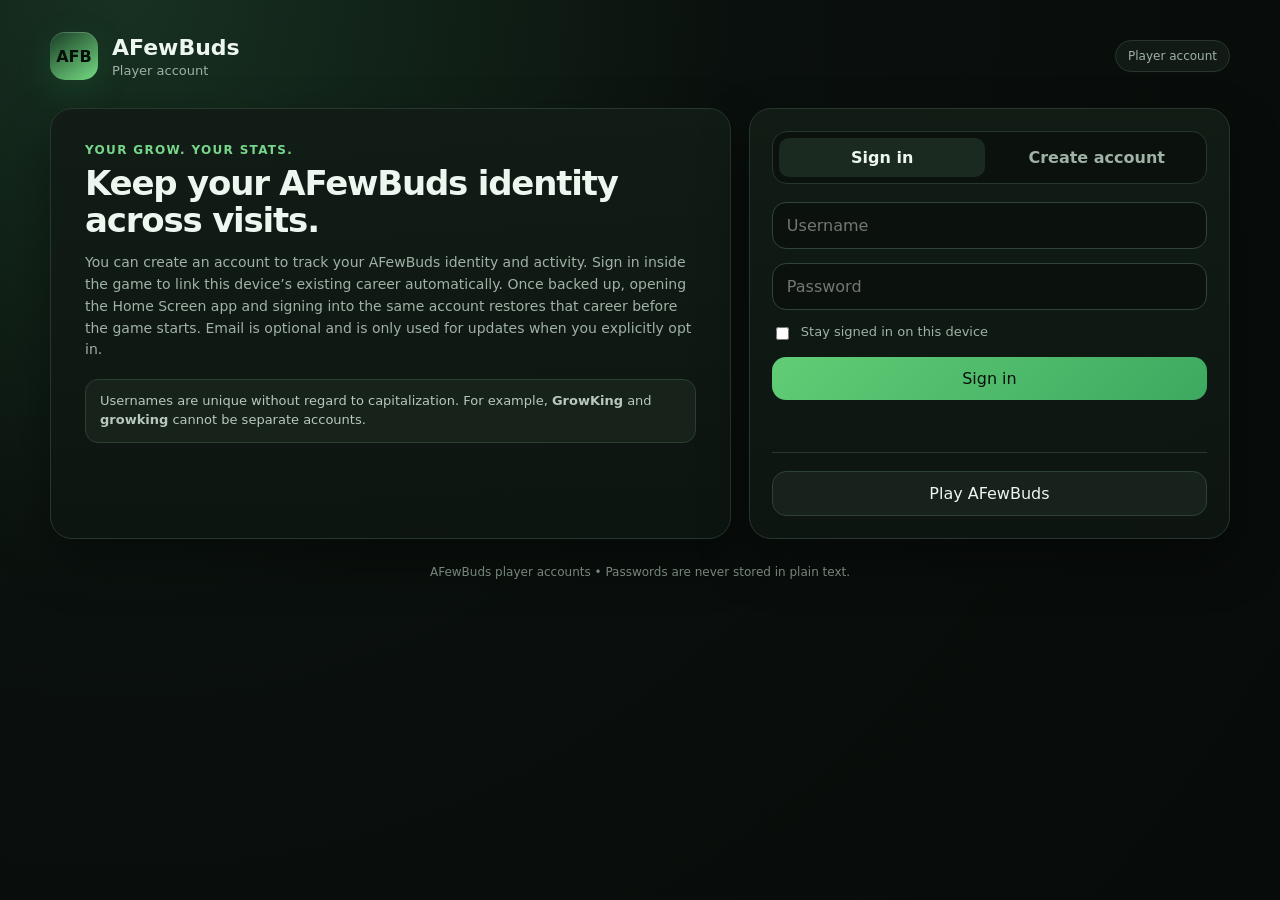
<file: account/index.html>
<!doctype html><html lang="en"><head><meta charset="utf-8"><meta name="viewport" content="width=device-width,initial-scale=1"><title>AFewBuds Account</title><link rel="stylesheet" href="../shared/style.css"><script src="../shared/config.js"></script><script src="../shared/afb-api.js"></script></head><body>
<div class="shell"><div class="topbar"><div class="brand"><div class="brand-mark">AFB</div><div><h1>AFewBuds</h1><p>Player account</p></div></div><span class="badge">Player account</span></div>
<div class="grid"><section class="card span7 hero"><div class="eyebrow">Your grow. Your stats.</div><h2>Keep your AFewBuds identity across visits.</h2><p class="sub">You can create an account to track your AFewBuds identity and activity. Sign in inside the game to link this device’s existing career automatically. Once backed up, opening the Home Screen app and signing into the same account restores that career before the game starts. Email is optional and is only used for updates when you explicitly opt in.</p><div class="modal-note" style="margin-top:18px">Usernames are unique without regard to capitalization. For example, <b>GrowKing</b> and <b>growking</b> cannot be separate accounts.</div></section>
<section class="card span5 pad"><div class="tabs"><button class="tab active" id="loginTab">Sign in</button><button class="tab" id="registerTab">Create account</button></div>
<div id="loginPane" class="stack" style="margin-top:18px"><input class="input" id="loginUser" placeholder="Username" autocomplete="username"><input class="input" id="loginPass" placeholder="Password" type="password" autocomplete="current-password"><label class="check"><input id="remember" type="checkbox"><span>Stay signed in on this device</span></label><button class="btn primary" id="loginBtn">Sign in</button><div class="msg" id="loginMsg"></div></div>
<div id="registerPane" class="stack hidden" style="margin-top:18px"><input class="input" id="regUser" placeholder="Username (3–20 letters, numbers, underscore)" autocomplete="username"><input class="input" id="regPass" placeholder="Password (8+ characters)" type="password" autocomplete="new-password"><input class="input" id="regEmail" placeholder="Email for updates (optional)" type="email" autocomplete="email"><label class="check"><input id="updates" type="checkbox"><span>Email me occasional AFewBuds updates. You can leave this off.</span></label><label class="check"><input id="regRemember" type="checkbox" checked><span>Stay signed in on this device</span></label><button class="btn primary" id="registerBtn">Create account</button><div class="msg" id="registerMsg"></div></div>
<div class="divider" style="margin:18px 0"></div><a class="btn secondary" style="display:block;text-align:center;text-decoration:none" href="../index.html">Play AFewBuds</a></section></div><div class="footer">AFewBuds player accounts • Passwords are never stored in plain text.</div></div>
<script>
const $=id=>document.getElementById(id);function setTab(which){const login=which==='login';$('loginTab').classList.toggle('active',login);$('registerTab').classList.toggle('active',!login);$('loginPane').classList.toggle('hidden',!login);$('registerPane').classList.toggle('hidden',login)}$('loginTab').onclick=()=>setTab('login');$('registerTab').onclick=()=>setTab('register');
function msg(el,text,bad){el.textContent=text||'';el.className='msg '+(text?(bad?'bad':'good'):'')}
$('loginBtn').onclick=async()=>{msg($('loginMsg'),'Signing in…');try{const data=await AFB_API.rpc('afb_login',{p_username:$('loginUser').value,p_password:$('loginPass').value,p_remember:$('remember').checked});AFB_API.savePlayerSession(data,$('remember').checked);msg($('loginMsg'),'Signed in as '+data.username+'.');setTimeout(()=>location.href='../index.html',500)}catch(e){msg($('loginMsg'),e.message,true)}};
$('registerBtn').onclick=async()=>{msg($('registerMsg'),'Creating account…');try{const data=await AFB_API.rpc('afb_register',{p_username:$('regUser').value,p_password:$('regPass').value,p_email:$('regEmail').value||null,p_updates_opt_in:$('updates').checked,p_remember:$('regRemember').checked});AFB_API.savePlayerSession(data,$('regRemember').checked);msg($('registerMsg'),'Account created. Welcome, '+data.username+'.');setTimeout(()=>location.href='../index.html',600)}catch(e){let t=e.message;if(/unique|duplicate|username_taken/i.test(t))t='That username is already taken.';msg($('registerMsg'),t,true)}};
if(!AFB_API.enabled){msg($('loginMsg'),'Backend setup is required before accounts can be used.',true);$('loginBtn').disabled=true;$('registerBtn').disabled=true}
</script></body></html>
</file>
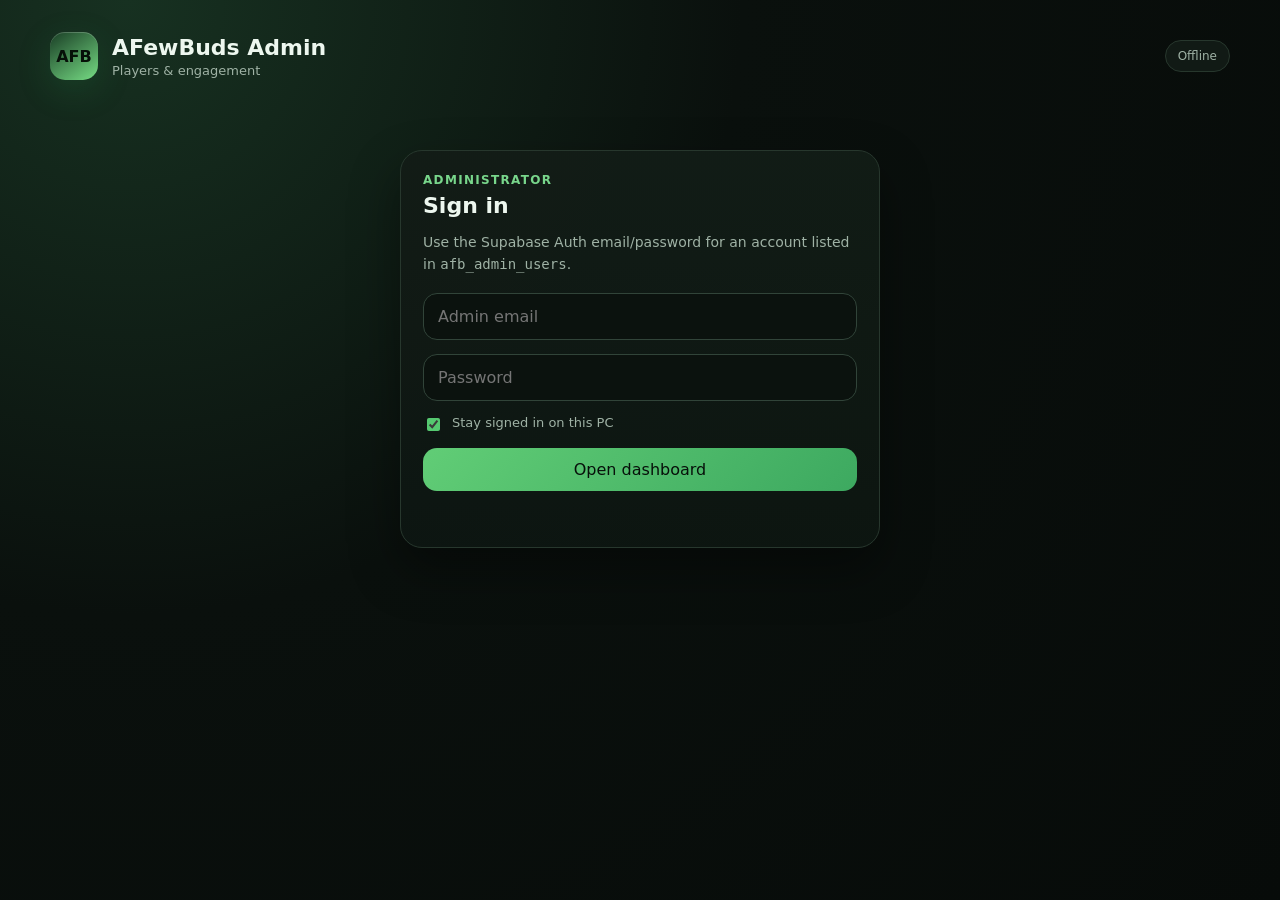
<file: admin/index.html>
<!doctype html><html lang="en"><head><meta charset="utf-8"><meta name="viewport" content="width=device-width,initial-scale=1"><title>AFewBuds Admin</title><link rel="stylesheet" href="../shared/style.css"><script src="../shared/config.js"></script><script src="../shared/afb-api.js"></script></head><body>
<div class="shell"><div class="topbar"><div class="brand"><div class="brand-mark">AFB</div><div><h1>AFewBuds Admin</h1><p>Players & engagement</p></div></div><span class="badge" id="stateBadge">Offline</span></div>
<section class="card pad" id="loginCard" style="max-width:480px;margin:70px auto 0"><div class="eyebrow">Administrator</div><h2 class="title">Sign in</h2><p class="sub">Use the Supabase Auth email/password for an account listed in <code>afb_admin_users</code>.</p><div class="stack" style="margin-top:18px"><input id="email" class="input" type="email" placeholder="Admin email"><input id="password" class="input" type="password" placeholder="Password"><label class="check"><input id="rememberAdmin" type="checkbox" checked><span>Stay signed in on this PC</span></label><button id="signIn" class="btn primary">Open dashboard</button><div id="loginMsg" class="msg"></div></div></section>
<div id="dashboard" class="hidden"><div class="row between" style="margin:0 0 16px"><div class="tiny">Admin session is remembered on this device while valid.</div><button id="signOut" class="btn secondary" style="width:auto;min-width:110px">Sign out</button></div><div class="grid"><div class="card span4 pad"><div class="label">Registered players</div><div class="kpi" id="registered">—</div></div><div class="card span4 pad"><div class="label">Registered player playtime</div><div class="kpi" id="playtime">—</div></div><div class="card span4 pad"><div class="label">Active last 24h</div><div class="kpi" id="active24">—</div></div><div class="card span4 pad"><div class="label">Update email opt-ins</div><div class="kpi" id="optins">—</div></div>
<section class="card span12"><div class="pad row between"><div><div class="eyebrow">Players</div><h2 class="title" style="margin-bottom:0">Account activity</h2></div><input id="search" class="input search" placeholder="Search username or email"></div><div class="table-wrap"><table class="table"><thead><tr><th>Username</th><th>Play time</th><th>Last active</th><th>Email</th><th>Updates</th><th>Joined</th></tr></thead><tbody id="rows"></tbody></table></div></section></div></div></div>
<script>
const $=id=>document.getElementById(id);let token='',players=[];const fmtSeconds=s=>{s=Number(s||0);const h=Math.floor(s/3600),m=Math.floor((s%3600)/60);return h?`${h}h ${m}m`:`${m}m`};const fmtDate=v=>v?new Date(v).toLocaleString():'—';
function render(){const q=$('search').value.trim().toLowerCase();$('rows').innerHTML=players.filter(p=>!q||String(p.username||'').toLowerCase().includes(q)||String(p.email||'').toLowerCase().includes(q)).map(p=>`<tr><td><b>${esc(p.username)}</b></td><td>${fmtSeconds(p.total_play_seconds)}</td><td>${fmtDate(p.last_seen_at)}</td><td>${esc(p.email||'—')}</td><td>${p.updates_opt_in?'<span class="pill">YES</span>':'<span class="pill off">NO</span>'}</td><td>${fmtDate(p.created_at)}</td></tr>`).join('')||'<tr><td colspan="6" class="tiny">No matching players.</td></tr>'}function esc(v){return String(v??'').replace(/[&<>"']/g,c=>({'&':'&amp;','<':'&lt;','>':'&gt;','"':'&quot;',"'":'&#39;'}[c]))}
async function load(){const summary=await AFB_API.rpc('afb_admin_summary',{},token);const s=Array.isArray(summary)?summary[0]:summary;$('registered').textContent=s.registered_players??0;$('playtime').textContent=fmtSeconds(s.total_play_seconds);$('active24').textContent=s.active_24h??0;$('optins').textContent=s.update_opt_ins??0;players=await AFB_API.rpc('afb_admin_players',{},token)||[];render()}
function showDashboard(){ $('loginCard').classList.add('hidden'); $('dashboard').classList.remove('hidden'); $('stateBadge').textContent='Connected'; $('loginMsg').textContent=''; }
function showLogin(message=''){ token=''; $('dashboard').classList.add('hidden'); $('loginCard').classList.remove('hidden'); $('stateBadge').textContent='Offline'; if(message){$('loginMsg').textContent=message;$('loginMsg').className='msg bad';} }
async function openWithSession(session){ if(!session||!session.access_token) throw new Error('Admin session expired.'); token=session.access_token; await load(); showDashboard(); }
async function restoreAdmin(){ if(!AFB_API.enabled) return; $('stateBadge').textContent='Checking…'; try{ const session=await AFB_API.ensureAdminSession(); if(!session){showLogin();return;} await openWithSession(session); }catch(e){ AFB_API.clearAdminSession(); showLogin('Your admin session expired. Sign in again.'); } }
$('search').oninput=render;
$('signIn').onclick=async()=>{$('loginMsg').textContent='Signing in…';$('loginMsg').className='msg';try{const auth=await AFB_API.adminLogin($('email').value,$('password').value);AFB_API.saveAdminSession(auth,$('rememberAdmin').checked);await openWithSession(AFB_API.getAdminSession());$('password').value='';}catch(e){AFB_API.clearAdminSession();showLogin(e.message)}};
$('signOut').onclick=()=>{AFB_API.clearAdminSession();showLogin();};
if(!AFB_API.enabled){$('loginMsg').textContent='Backend setup is required first.';$('loginMsg').className='msg bad';$('signIn').disabled=true}else{restoreAdmin();}
</script></body></html>
</file>
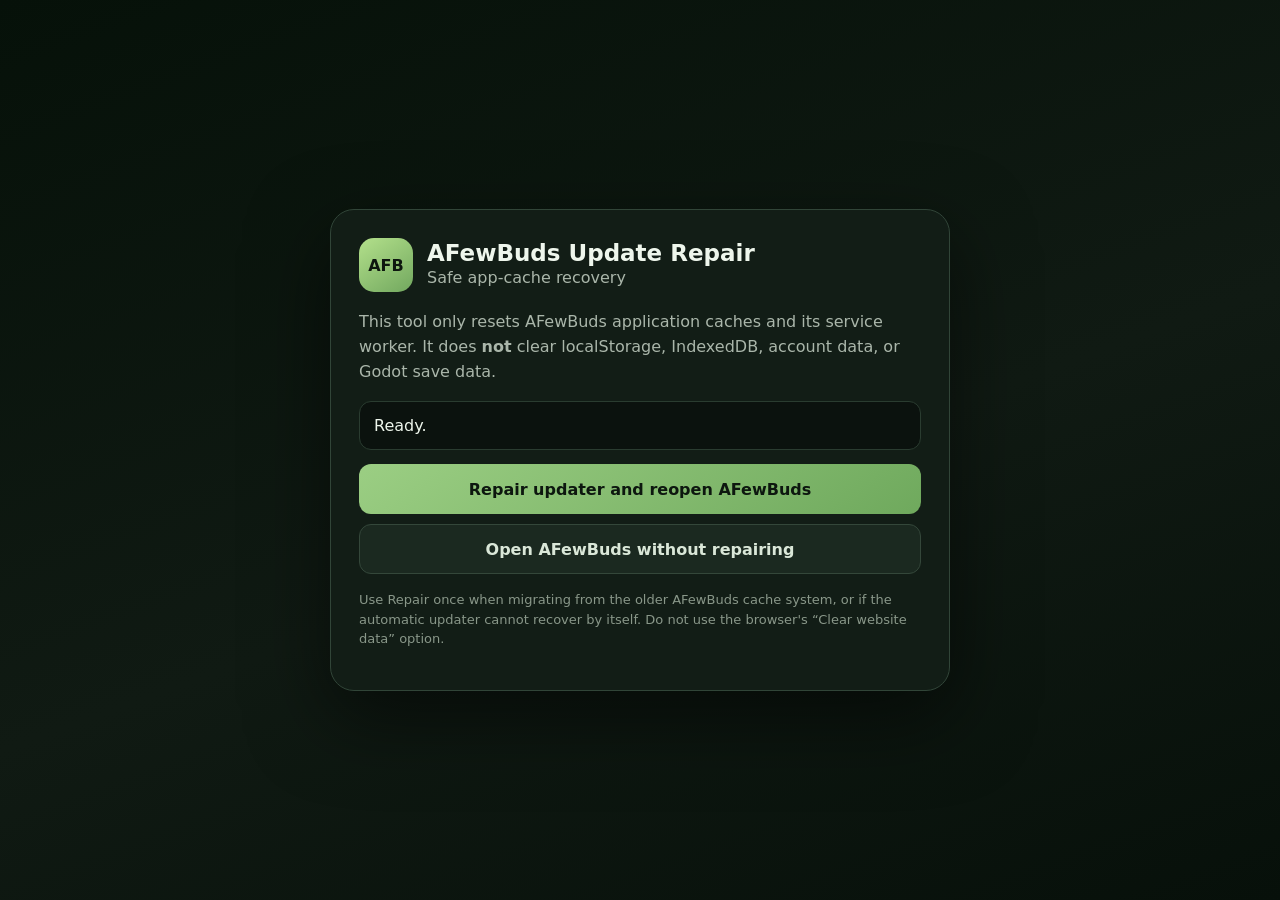
<file: afewbuds-update.html>
<!doctype html>
<html lang="en">
<head>
<meta charset="utf-8">
<meta name="viewport" content="width=device-width,initial-scale=1">
<title>AFewBuds Update Repair</title>
<style>
:root{color-scheme:dark}*{box-sizing:border-box}body{margin:0;min-height:100vh;display:grid;place-items:center;padding:20px;background:linear-gradient(160deg,#061109,#101a13 55%,#07100a);color:#eef6ec;font-family:Inter,system-ui,-apple-system,Segoe UI,sans-serif}.card{width:min(620px,100%);background:#121d16;border:1px solid #314538;border-radius:24px;padding:28px;box-shadow:0 26px 80px #0008}.brand{display:flex;align-items:center;gap:14px;margin-bottom:18px}.mark{width:54px;height:54px;border-radius:15px;display:grid;place-items:center;background:linear-gradient(145deg,#b3e08b,#72a85f);color:#0d170f;font-weight:900}.brand h1{margin:0;font-size:23px}.sub{color:#aab6aa;line-height:1.55}.state{min-height:44px;padding:12px 14px;border:1px solid #2a3c30;border-radius:12px;background:#0b120e;line-height:1.45;overflow-wrap:anywhere}.ok{color:#a9d492}.bad{color:#ffab96}.actions{display:grid;gap:10px;margin-top:14px}button{min-height:50px;border:0;border-radius:12px;padding:11px 15px;font:inherit;font-size:16px;font-weight:800;cursor:pointer}.primary{background:linear-gradient(145deg,#9bce83,#6fa95d);color:#0d170f}.secondary{background:#1b2920;color:#dae7d8;border:1px solid #34473a}.note{font-size:13px;color:#899789;line-height:1.5;margin-top:16px}button:disabled{opacity:.55;cursor:default}
</style>
</head>
<body>
<main class="card">
<div class="brand"><div class="mark">AFB</div><div><h1>AFewBuds Update Repair</h1><div class="sub">Safe app-cache recovery</div></div></div>
<p class="sub">This tool only resets AFewBuds application caches and its service worker. It does <strong>not</strong> clear localStorage, IndexedDB, account data, or Godot save data.</p>
<div id="state" class="state">Ready.</div>
<div class="actions">
<button id="repair" class="primary" type="button">Repair updater and reopen AFewBuds</button>
<button id="open" class="secondary" type="button">Open AFewBuds without repairing</button>
</div>
<p class="note">Use Repair once when migrating from the older AFewBuds cache system, or if the automatic updater cannot recover by itself. Do not use the browser's “Clear website data” option.</p>
</main>
<script>
const state=document.getElementById('state');
const repair=document.getElementById('repair');
const openBtn=document.getElementById('open');
function show(text,kind=''){state.textContent=text;state.className='state '+kind}
openBtn.onclick=()=>location.replace('index.html?afb_open='+Date.now());
repair.onclick=async()=>{
  repair.disabled=true; openBtn.disabled=true; show('Checking the live updater files…');
  try{
    const versionRes=await fetch('version.json?repair='+Date.now(),{cache:'no-store'});
    if(!versionRes.ok) throw new Error('version.json is not live yet (HTTP '+versionRes.status+'). Wait for GitHub Pages to finish deploying.');
    const version=await versionRes.json();
    if(!version||version.updater_protocol!==1||!version.release_id) throw new Error('The new automatic updater is not live yet. Wait for the Pages deployment and try again.');
    const swRes=await fetch('index.service.worker.js?repair='+Date.now(),{cache:'no-store'});
    if(!swRes.ok) throw new Error('The updater service worker is missing from the live site.');
    const swText=await swRes.text();
    if(!swText.includes('AFB-Updater-Meta-v1')) throw new Error('GitHub Pages is still serving the old service worker. Wait a moment and try again.');
    show('Removing only old AFewBuds app caches…');
    if('serviceWorker' in navigator){
      const regs=await navigator.serviceWorker.getRegistrations();
      await Promise.all(regs.filter(r=>r.scope.includes('/afewbuds-beta/')).map(r=>r.unregister()));
    }
    if('caches' in window){
      const keys=await caches.keys();
      await Promise.all(keys.filter(k=>k.startsWith('AFewBuds Beta v0-sw-cache-')||k.startsWith('AFB-Release-v1-')||k==='AFB-Updater-Meta-v1').map(k=>caches.delete(k)));
    }
    show('Repair complete. Save data was not touched. Opening AFewBuds…','ok');
    setTimeout(()=>location.replace('index.html?afb_repaired='+Date.now()),800);
  }catch(e){
    show(e&&e.message?e.message:String(e),'bad'); repair.disabled=false; openBtn.disabled=false;
  }
};
</script>
</body>
</html>
</file>
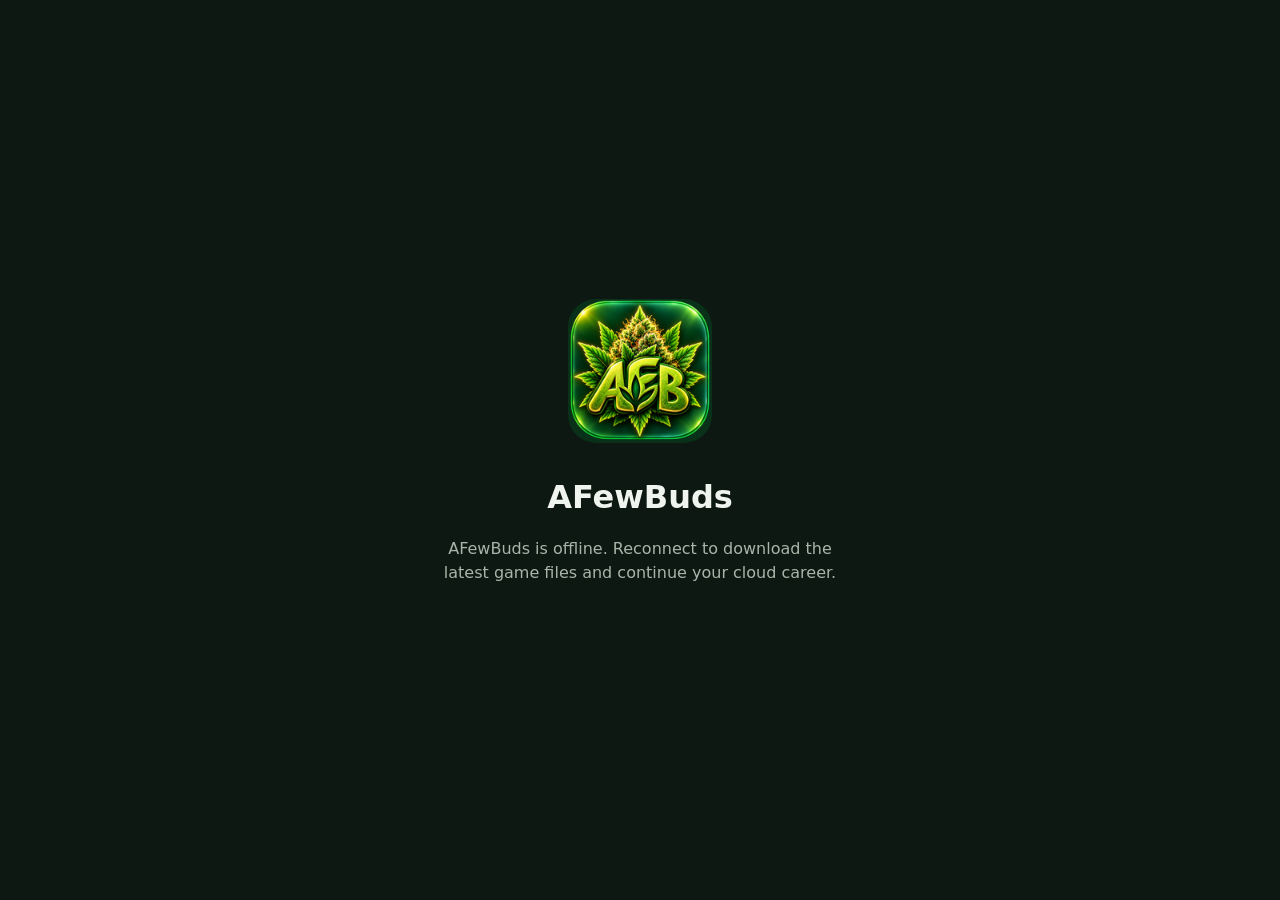
<file: index.offline.html>
<!doctype html>
<html lang="en">
<head>
<meta charset="utf-8">
<meta name="viewport" content="width=device-width,initial-scale=1,viewport-fit=cover">
<title>AFewBuds — Offline</title>
<style>
html,body{height:100%;margin:0;background:#0e1812;color:#f0f4ef;font-family:system-ui,-apple-system,BlinkMacSystemFont,"Segoe UI",sans-serif}body{display:grid;place-items:center;padding:24px;box-sizing:border-box}.card{max-width:420px;text-align:center}.logo{width:144px;height:144px;object-fit:contain;margin-bottom:10px;border-radius:28px}.muted{color:#a9b5aa;line-height:1.5}</style>
</head>
<body><div class="card"><img class="logo" src="index.180x180.png?v=0.7.9-beta.2" width="144" height="144" alt="AFewBuds"><h1>AFewBuds</h1><p class="muted">AFewBuds is offline. Reconnect to download the latest game files and continue your cloud career.</p></div></body>
</html>
</file>
<file: shared/style.css>
:root{
  --bg:#09100d;--panel:#101914;--panel2:#15221b;--line:#27372d;--text:#edf7ef;--muted:#9fb2a5;
  --green:#78d68b;--green2:#3ba763;--purple:#8f70bd;--danger:#ef7d7d;--gold:#e4c06f;
}
*{box-sizing:border-box}html,body{margin:0;min-height:100%;background:radial-gradient(circle at 10% 0,#173121 0,#0a100d 42%,#070b09 100%);color:var(--text);font-family:Inter,ui-sans-serif,system-ui,-apple-system,BlinkMacSystemFont,"Segoe UI",sans-serif}
body{min-height:100vh}.shell{width:min(1180px,calc(100% - 32px));margin:0 auto;padding:32px 0 56px}.topbar{display:flex;align-items:center;justify-content:space-between;gap:20px;margin-bottom:28px}.brand{display:flex;align-items:center;gap:14px}.brand-mark{width:48px;height:48px;border-radius:15px;background:linear-gradient(145deg,#193d25,#76dc84);box-shadow:0 10px 34px #2aa7522b,inset 0 1px 0 #ffffff33;display:grid;place-items:center;font-weight:900;color:#061008}.brand h1{font-size:22px;margin:0}.brand p{margin:3px 0 0;color:var(--muted);font-size:13px}.badge{border:1px solid var(--line);background:#111a15;padding:8px 12px;border-radius:999px;color:var(--muted);font-size:12px}.grid{display:grid;grid-template-columns:repeat(12,1fr);gap:18px}.card{background:linear-gradient(180deg,#121c16f5,#0d1511f5);border:1px solid var(--line);border-radius:22px;box-shadow:0 22px 50px #0006;overflow:hidden}.pad{padding:22px}.span4{grid-column:span 4}.span5{grid-column:span 5}.span7{grid-column:span 7}.span12{grid-column:span 12}.kpi{font-size:34px;font-weight:800;letter-spacing:-1px}.label{color:var(--muted);font-size:13px}.eyebrow{font-size:12px;color:var(--green);font-weight:800;letter-spacing:.11em;text-transform:uppercase}.title{font-size:22px;margin:6px 0 8px}.sub{color:var(--muted);line-height:1.55;font-size:14px}.stack{display:grid;gap:14px}.row{display:flex;gap:12px;align-items:center}.between{justify-content:space-between}.input{width:100%;border:1px solid #314439;background:#0b120e;color:var(--text);border-radius:14px;padding:13px 14px;outline:none;font:inherit}.input:focus{border-color:#63bf77;box-shadow:0 0 0 3px #4fc76b1f}.btn{appearance:none;border:0;border-radius:14px;padding:12px 16px;font-weight:800;cursor:pointer;font:inherit}.btn.primary{background:linear-gradient(135deg,#61cd76,#3da960);color:#07100a}.btn.secondary{background:#17221c;color:var(--text);border:1px solid #2e4135}.btn.danger{background:#361b1b;color:#ffb9b9;border:1px solid #673232}.btn:disabled{opacity:.5;cursor:not-allowed}.tiny{font-size:12px;color:var(--muted)}.msg{min-height:20px;font-size:13px;color:var(--muted)}.msg.good{color:#88dfa0}.msg.bad{color:#ff9898}.check{display:flex;gap:9px;align-items:flex-start;color:var(--muted);font-size:13px}.check input{margin-top:3px;accent-color:#55c970}.tabs{display:flex;gap:8px;padding:6px;background:#0b120e;border:1px solid var(--line);border-radius:15px}.tab{flex:1;padding:10px 12px;border-radius:10px;text-align:center;color:var(--muted);cursor:pointer;border:0;background:transparent;font:inherit;font-weight:700}.tab.active{background:#1a2a21;color:var(--text)}.hidden{display:none!important}.table-wrap{overflow:auto}.table{width:100%;border-collapse:collapse;min-width:850px}.table th{text-align:left;color:#81958a;font-size:11px;text-transform:uppercase;letter-spacing:.08em;padding:12px;border-bottom:1px solid var(--line)}.table td{padding:14px 12px;border-bottom:1px solid #1d2b23;font-size:13px}.table tr:hover td{background:#121e17}.pill{display:inline-flex;padding:5px 8px;border-radius:999px;background:#173020;color:#88d99d;font-size:11px;font-weight:800}.pill.off{background:#242622;color:#b9bdb7}.hero{padding:34px}.hero h2{font-size:34px;line-height:1.08;margin:8px 0 12px;letter-spacing:-1.2px}.divider{height:1px;background:var(--line);margin:6px 0}.search{max-width:320px}.modal-note{padding:12px 14px;background:#16221a;border:1px solid #2a4031;border-radius:13px;color:#b8c8bd;font-size:13px;line-height:1.45}.footer{margin-top:26px;color:#76867c;font-size:12px;text-align:center}@media(max-width:780px){.shell{width:min(100% - 20px,1180px);padding-top:18px}.topbar{align-items:flex-start}.span4,.span5,.span7,.span12{grid-column:span 12}.hero{padding:24px}.hero h2{font-size:28px}.kpi{font-size:30px}}
</file>
